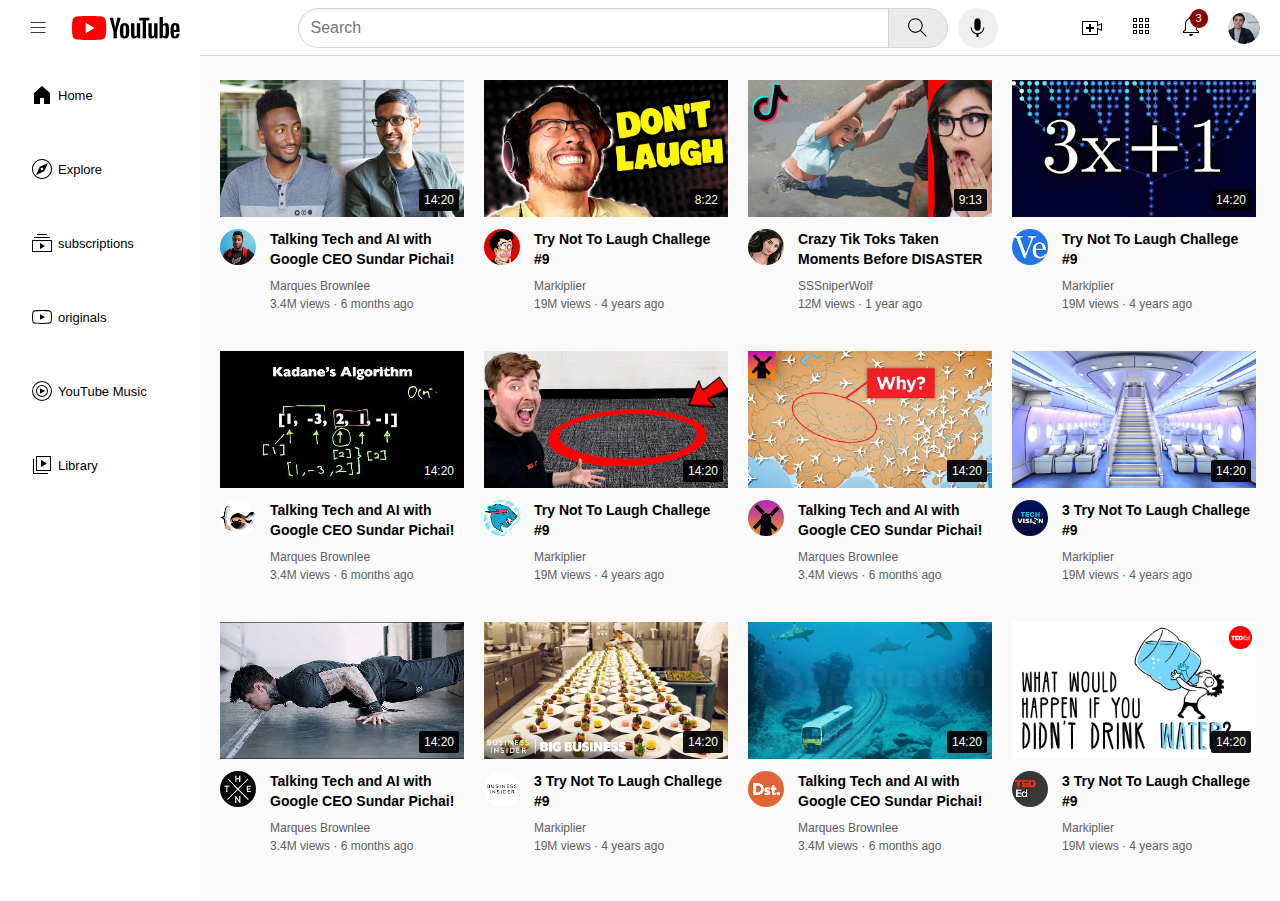
<file: index.html>
<!DOCTYPE html>
<html>
  <head>
    <title>YouTube.com clone</title>
    <link rel="stylesheet" href="style/general.css">
    <link rel="stylesheet" href="style/header.css">
    <link rel="stylesheet" href="style/video.css">
    <link rel="stylesheet" href="style/sidebar.css">
  </head>

  <body>

    <header class="header">
      <div class="left-section">
        <img class="hamburger-menu" src="icon/hamburger-menu.svg" alt="">
        <img class="youtube-logo" src="icon/youtube-logo.svg" alt="">
      </div>
      <div class="middle-section">
        <input class="search-bar" type="text" placeholder="Search">
        <button class="search-button" >
          <img class="search-icon" src="icon/search.svg" alt="">
          <div class="tooltip">
            Search
          </div>
        </button>
        <button class="voice-search-button" >
          <img class="voice-search-icon" src="icon/voice-search-icon.svg" alt="">
          <div class="tooltip">
            Search with your Voice
          </div>
        </button>
      </div>
      <div class="right-section">
        <div class="upload-icon-container">
          <img class="upload-icon" src="icon/upload.svg" alt="">
          <div class="tooltip">
            create
          </div>
        </div>
        <div class="youtube-app-container">
          <img class="youtube-apps-icon" src="icon/youtube-apps.svg" alt="">
          <div class="tooltip">
            youtube apps
          </div>
        </div>
        <div class="notification">
          <img class="notifications-icon" src="icon/notifications.svg" alt="">
          <div class="message-number">3</div>
          <div class="tooltip">
            notifications
          </div>
        </div>
        <img class="my-channel-image" src="img/my-channel.jpeg" alt="">
      </div>
    </header>

    <nav class="sidebar">
      <div class="sidebar-link">
        <img src="icon/home.svg" alt="">
        <div>Home</div>
      </div>
      <div class="sidebar-link">
        <img src="icon/explore.svg" alt="">
        <div>
          Explore
        </div>
      </div>
      <div class="sidebar-link">
        <img src="icon/subscriptions.svg" alt="">
        <div>subscriptions</div>
      </div>
      <div class="sidebar-link">
        <img src="icon/originals.svg" alt="">
        <div>originals</div>
      </div>
      <div class="sidebar-link">
        <img src="icon/youtube-music.svg" alt="">
        <div>YouTube Music</div>
      </div>
      <div class="sidebar-link">
        <img src="icon/library.svg" alt="">
        <div>Library</div>
      </div>
    </nav>
    
    <main>

      <section class="video-grid">
        <div class="video-preview">
          <div class="thumbnail-row">
            <a href="https://www.youtube.com/watch?v=n2RNcPRtAiY">
              <img class="thumbnail" src="img/thumbnail-1.webp" alt="">
            </a>
            <div class="video-time">
              14:20
            </div>
          </div>
          <div class="video-info-grid">
            <div class="channel-picture">
              <img class="profile-picture" src="img/channel-1.jpeg" alt="">
              
              <div class="channel-profil">
                <div class="channel-image">
                  <img class="profile-picture" src="img/channel-1.jpeg" alt="">
                </div>
                
                <div class="profile-info">
                  <p class="video-author">
                    Marques Brownlee
                  </p>
                  <p class="video-stats">
                    15M subscribers
                  </p>
                </div>
              </div>
            </div>

            <div class="video-info">
              <p class="video-title">
                Talking Tech and AI with Google CEO Sundar Pichai!
              </p>
              <p class="video-author">
                Marques Brownlee
              </p>
              <p class="video-stats">
                3.4M views &#183; 6 months ago
              </p>
            </div>
          </div>
        </div>
    
        <div class="video-preview">
          <div class="thumbnail-row">
            <img class="thumbnail" src="img/thumbnail-2.webp" alt="">
            <div class="video-time">
              8:22
            </div>
          </div>
          <div class="video-info-grid">
            <div class="channel-picture">
              <img class="profile-picture" src="img/channel-2.jpeg" alt="">

              <div class="channel-profil">
                <div class="channel-image">
                  <img class="profile-picture" src="img/channel-2.jpeg" alt="">
                </div>
                
                <div class="profile-info">
                  <p class="video-author">
                    Markiplier
                  </p>
                  <p class="video-stats">
                    15M subscribers
                  </p>
                </div>
              </div>
            </div>
            <div class="video-info">
              <p class="video-title">
                Try Not To Laugh Challege #9
              </p>
              <p class="video-author">
                Markiplier
              </p>
              <p class="video-stats">
                19M views &#183; 4 years ago
              </p>
            </div>
          </div>
        </div>
        
        <div class="video-preview">
          <div class="thumbnail-row">
            <img class="thumbnail" src="img/thumbnail-3.webp" alt="">
            <div class="video-time">
              9:13
            </div>
          </div>
          <div class="video-info-grid">
            <div class="channel-picture">
              <img class="profile-picture" src="img/channel-3.jpeg" alt="">

              <div class="channel-profil">
                <div class="channel-image">
                  <img class="profile-picture" src="img/channel-3.jpeg" alt="">
                </div>
                
                <div class="profile-info">
                  <p class="video-author">
                    SSSniperWolf
                  </p>
                  <p class="video-stats">
                    14M subscribers
                  </p>
                </div>
              </div>
            </div>
            <div class="video-info">
              <p class="video-title">
                Crazy Tik Toks Taken Moments Before DISASTER
              </p>
              <p class="video-author">
                SSSniperWolf
              </p>
              <p class="video-stats">
                12M views &#183; 1 year ago
              </p>
            </div>
          </div>
        </div>
    
        <div class="video-preview">
          <div class="thumbnail-row">
            <img class="thumbnail" src="img/thumbnail-4.webp" alt="">
            <div class="video-time">
              14:20
            </div>
          </div>
          <div class="video-info-grid">
            <div class="channel-picture">
              <img class="profile-picture" src="img/channel-4.jpeg" alt="">

              <div class="channel-profil">
                <div class="channel-image">
                  <img class="profile-picture" src="img/channel-4.jpeg" alt="">
                </div>
                
                <div class="profile-info">
                  <p class="video-author">
                    Markiplier
                  </p>
                  <p class="video-stats">
                    15M subscribers
                  </p>
                </div>
              </div>
            </div>
            <div class="video-info">
              <p class="video-title">
                Try Not To Laugh Challege #9
              </p>
              <p class="video-author">
                Markiplier
              </p>
              <p class="video-stats">
                19M views &#183; 4 years ago
              </p>
            </div>
          </div>  
        </div>
    
        <div class="video-preview">
          <div class="thumbnail-row">
            <img class="thumbnail" src="img/thumbnail-5.webp" alt="">
            <div class="video-time">
              14:20
            </div>
          </div>
          <div class="video-info-grid">
            <div class="channel-picture">
              <img class="profile-picture" src="img/channel-5.jpeg" alt="">

              <div class="channel-profil">
                <div class="channel-image">
                  <img class="profile-picture" src="img/channel-5.jpeg" alt="">
                </div>
                
                <div class="profile-info">
                  <p class="video-author">
                    Markiplier
                  </p>
                  <p class="video-stats">
                    15M subscribers
                  </p>
                </div>
              </div>
            </div>
            <div class="video-info">
              <p class="video-title">
                Talking Tech and AI with Google CEO Sundar Pichai!
              </p>
              <p class="video-author">
                Marques Brownlee
              </p>
              <p class="video-stats">
                3.4M views &#183; 6 months ago
              </p>
            </div>
          </div>
        </div>
    
        <div class="video-preview">
          <div class="thumbnail-row">
            <img class="thumbnail" src="img/thumbnail-6.webp" alt="">
            <div class="video-time">
              14:20
            </div>
          </div>
          <div class="video-info-grid">
            <div class="channel-picture">
              <img class="profile-picture" src="img/channel-6.jpeg" alt="">

              <div class="channel-profil">
                <div class="channel-image">
                  <img class="profile-picture" src="img/channel-6.jpeg" alt="">
                </div>
                
                <div class="profile-info">
                  <p class="video-author">
                    Markiplier
                  </p>
                  <p class="video-stats">
                    15M subscribers
                  </p>
                </div>
              </div>
            </div>
            <div class="video-info">
              <p class="video-title">
                Try Not To Laugh Challege #9
              </p>
              <p class="video-author">
                Markiplier
              </p>
              <p class="video-stats">
                19M views &#183; 4 years ago
              </p>
            </div>
          </div>
        </div>
    
        <div class="video-preview">
          <div class="thumbnail-row">
            <img class="thumbnail" src="img/thumbnail-7.webp" alt="">
            <div class="video-time">
              14:20
            </div>
          </div>
          <div class="video-info-grid">
            <div class="channel-picture">
              <a href="#">
                <img class="profile-picture" src="img/channel-7.jpeg" alt="">

                <div class="channel-profil">
                  <div class="channel-image">
                    <img class="profile-picture" src="img/channel-7.jpeg" alt="">
                  </div>
                  
                  <div class="profile-info">
                    <p class="video-author">
                      Markiplier
                    </p>
                    <p class="video-stats">
                      15M subscribers
                    </p>
                  </div>
                </div>
              </a>

            </div>
            <div class="video-info">
              <a href="#">
                <p class="video-title">
                  Talking Tech and AI with Google CEO Sundar Pichai!
                </p>
              </a>
              <p class="video-author">
                Marques Brownlee
              </p>
              <p class="video-stats">
                3.4M views &#183; 6 months ago
              </p>
            </div>
          </div>
        </div>
    
        <div class="video-preview">
          <div class="thumbnail-row">
            <img class="thumbnail" src="img/thumbnail-8.webp" alt="">
            <div class="video-time">
              14:20
            </div>
          </div>
          <div class="video-info-grid">
            <div class="channel-picture">
              <img class="profile-picture" src="img/channel-8.jpeg" alt="">

              <div class="channel-profil">
                <div class="channel-image">
                  <img class="profile-picture" src="img/channel-8.jpeg" alt="">
                </div>
                
                <div class="profile-info">
                  <p class="video-author">
                    Markiplier
                  </p>
                  <p class="video-stats">
                    15M subscribers
                  </p>
                </div>
              </div>
            </div>
            <div class="video-info">
              <p class="video-title">3
                Try Not To Laugh Challege #9
              </p>
              <p class="video-author">
                Markiplier
              </p>
              <p class="video-stats">
                19M views &#183; 4 years ago
              </p>
            </div>
          </div>
        </div>
        <div class="video-preview">
          <div class="thumbnail-row">
            <img class="thumbnail" src="img/thumbnail-9.webp" alt="">
            <div class="video-time">
              14:20
            </div>
          </div>
          <div class="video-info-grid">
            <div class="channel-picture">
              <a href="#">
                <img class="profile-picture" src="img/channel-9.jpeg" alt="">
              </a>

              <div class="channel-profil">
                <div class="channel-image">
                  <img class="profile-picture" src="img/channel-9.jpeg" alt="">
                </div>
                
                <div class="profile-info">
                  <p class="video-author">
                    Markiplier
                  </p>
                  <p class="video-stats">
                    15M subscribers
                  </p>
                </div>
              </div>
            </div>
            <div class="video-info">
              <a href="#">
                <p class="video-title">
                  Talking Tech and AI with Google CEO Sundar Pichai!
                </p>
              </a>
              <p class="video-author">
                Marques Brownlee
              </p>
              <p class="video-stats">
                3.4M views &#183; 6 months ago
              </p>
            </div>
          </div>
        </div>
    
        <div class="video-preview">
          <div class="thumbnail-row">
            <img class="thumbnail" src="img/thumbnail-10.webp" alt="">
            <div class="video-time">
              14:20
            </div>
          </div>
          <div class="video-info-grid">
            <div class="channel-picture">
              <img class="profile-picture" src="img/channel-10.jpeg" alt="">

              <div class="channel-profil">
                <div class="channel-image">
                  <img class="profile-picture" src="img/channel-10.jpeg" alt="">
                </div>
                
                <div class="profile-info">
                  <p class="video-author">
                    Markiplier
                  </p>
                  <p class="video-stats">
                    15M subscribers
                  </p>
                </div>
              </div>
            </div>
            <div class="video-info">
              <p class="video-title">3
                Try Not To Laugh Challege #9
              </p>
              <p class="video-author">
                Markiplier
              </p>
              <p class="video-stats">
                19M views &#183; 4 years ago
              </p>
            </div>
          </div>
        </div>
        <div class="video-preview">
          <div class="thumbnail-row">
            <img class="thumbnail" src="img/thumbnail-11.webp" alt="">
            <div class="video-time">
              14:20
            </div>
          </div>
          <div class="video-info-grid">
            <div class="channel-picture">
              <a href="#">
                <img class="profile-picture" src="img/channel-11.jpeg" alt="">
              </a>

              <div class="channel-profil">
                <div class="channel-image">
                  <img class="profile-picture" src="img/channel-11.jpeg" alt="">
                </div>
                
                <div class="profile-info">
                  <p class="video-author">
                    Markiplier
                  </p>
                  <p class="video-stats">
                    15M subscribers
                  </p>
                </div>
              </div>

            </div>
            <div class="video-info">
              <a href="#">
                <p class="video-title">
                  Talking Tech and AI with Google CEO Sundar Pichai!
                </p>
              </a>
              <p class="video-author">
                Marques Brownlee
              </p>
              <p class="video-stats">
                3.4M views &#183; 6 months ago
              </p>
            </div>
          </div>
        </div>
    
        <div class="video-preview">
          <div class="thumbnail-row">
            <img class="thumbnail" src="img/thumbnail-12.webp" alt="">
            <div class="video-time">
              14:20
            </div>
          </div>
          <div class="video-info-grid">
            <div class="channel-picture">
              <img class="profile-picture" src="img/channel-12.jpeg" alt="">

              <div class="channel-profil">
                <div class="channel-image">
                  <img class="profile-picture" src="img/channel-12.jpeg" alt="">
                </div>
                
                <div class="profile-info">
                  <p class="video-author">
                    Markiplier
                  </p>
                  <p class="video-stats">
                    15M subscribers
                  </p>
                </div>
              </div>
            </div>
            <div class="video-info">
              <p class="video-title">3
                Try Not To Laugh Challege #9
              </p>
              <p class="video-author">
                Markiplier
              </p>
              <p class="video-stats">
                19M views &#183; 4 years ago
              </p>
            </div>
          </div>
        </div>

      </section>
    </main>  
  </body>
</html>


<!-- time:6:07:00 -->

<!-- ctrl + f : to activete a search code -->
</file>
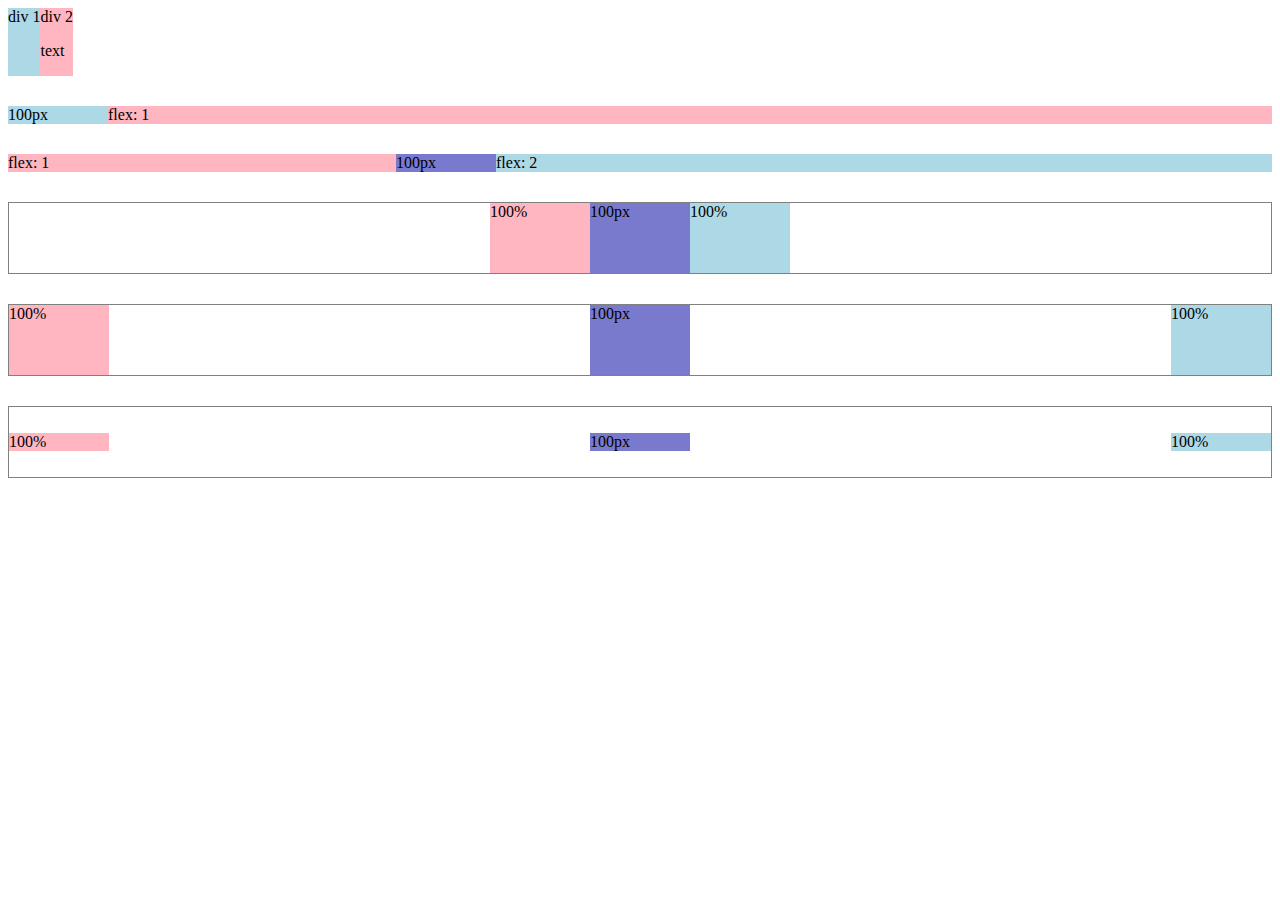
<file: flexbox.html>
<!DOCTYPE html>
<html>
  <head></head>
  <body>
    <div 
    style="
      display: flex;
      flex-direction: row;
      ">
      <div
      style="background-color: lightblue;">
        div 1
      </div>
      <div
      style="background-color: lightpink;">
        div 2
        <p>text</p>
      </div>
    </div>

    <div 
    style="
      margin-top: 30px;
      display: flex;
      flex-direction: row;
      ">
      <div
      style="background-color: lightblue;
            width: 100px;">
        100px
      </div>
      <div
      style="
      background-color: lightpink;
      flex: 1;">
        flex: 1
      </div>
    </div>

    <div 
      style="
        margin-top: 30px;
        display: flex;
        flex-direction: row;
        ">
        <div
        style="
        background-color: lightpink;
        flex: 1;">
          flex: 1
        </div>
        <div
        style="background-color: rgb(121, 121, 206);
              width: 100px;">
          100px
        </div>
        <div
        style="
        background-color: lightblue;
        flex: 2;">
          flex: 2
        </div>
    </div>

    <div 
      style="
        height: 70px;
        margin-top: 30px;
        border: 1px solid gray; 
        display: flex;
        flex-direction: row;
        justify-content: center;
        ">
        <div
        style="
        background-color: lightpink;
        width: 100px;">
          100%
        </div>
        <div
        style="background-color: rgb(121, 121, 206);
              width: 100px;">
          100px
        </div>
        <div
        style="
        background-color: lightblue;
        width: 100px;">
          100%
        </div>
    </div>

    <div 
      style="
        height: 70px;
        margin-top: 30px;
        border: 1px solid gray; 
        display: flex;
        flex-direction: row;
        justify-content: space-between;
        ">
        <div
        style="
        background-color: lightpink;
        width: 100px;">
          100%
        </div>
        <div
        style="background-color: rgb(121, 121, 206);
              width: 100px;">
          100px
        </div>
        <div
        style="
        background-color: lightblue;
        width: 100px;">
          100%
        </div>
    </div>

    <div 
      style="
        height: 70px;
        margin-top: 30px;
        border: 1px solid gray; 
        display: flex;
        flex-direction: row;
        justify-content: space-between;
        align-items: center;
        ">
        <div
        style="
        background-color: lightpink;
        width: 100px;">
          100%
        </div>
        <div
        style="background-color: rgb(121, 121, 206);
              width: 100px;">
          100px
        </div>
        <div
        style="
        background-color: lightblue;
        width: 100px;">
          100%
        </div>
    </div>

  </body>
</html>
</file>
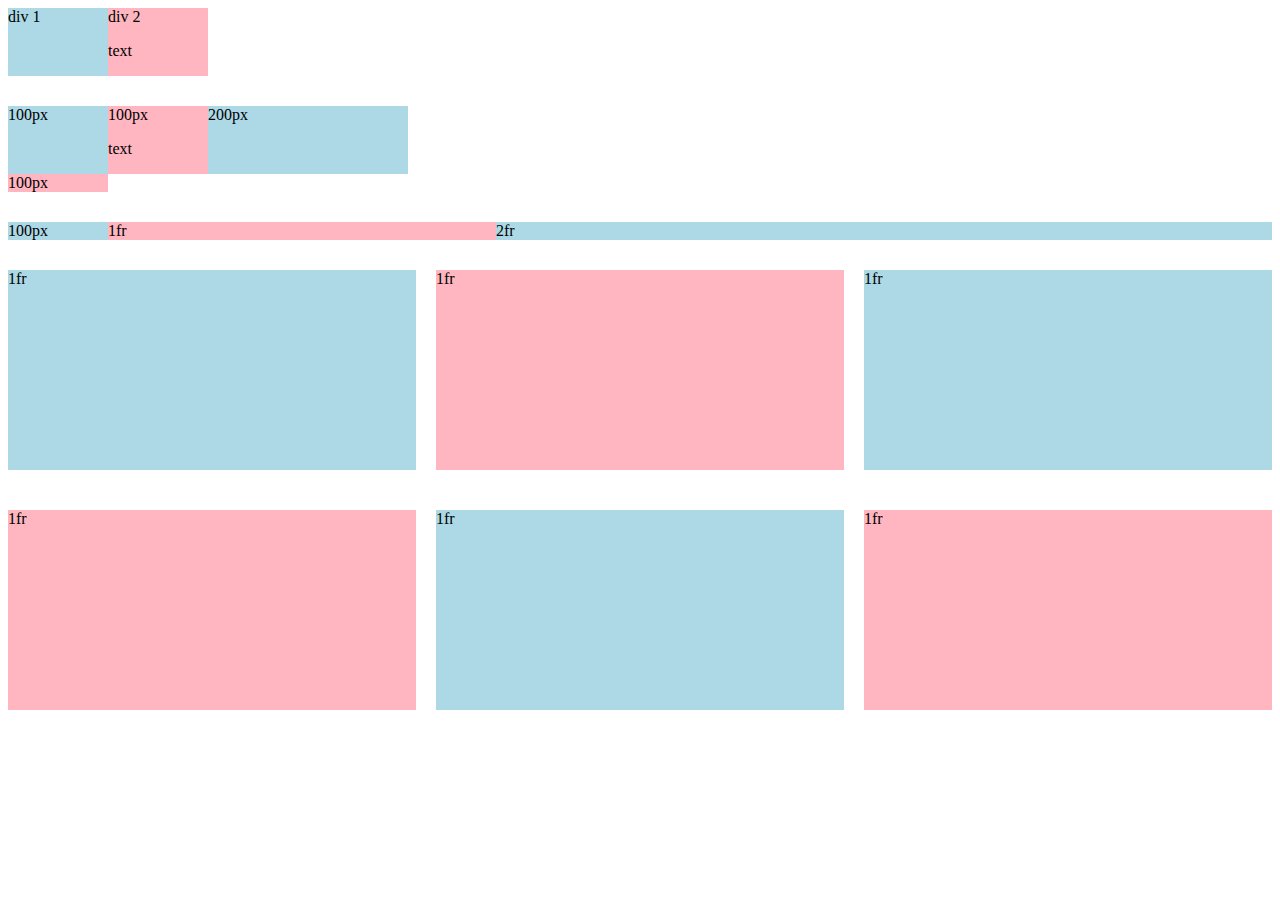
<file: grid.html>
<!DOCTYPE html>
<html>
  <head>
    <title>Grid pratice</title>
    <style>
      
    </style>
  </head>
  <body>
    <div 
    style="
      display: grid;
      grid-template-columns: 100px 100px;
      ">
      <div
      style="background-color: lightblue;">
        div 1
      </div>
      <div
      style="background-color: lightpink;">
        div 2
        <p>text</p>
      </div>
    </div>

    <div 
    style="
      margin-top: 30px;
      display: grid;
      grid-template-columns: 100px 100px 200px;
      ">
      <div
      style="background-color: lightblue;">
        100px
      </div>
      <div
      style="background-color: lightpink;">
        100px
        <p>text</p>
      </div>
      <div
      style="background-color: lightblue;">
        200px
      </div>
      <div
      style="background-color: lightpink;">
        100px
      </div>
    </div>

  </body>

  <div 
  style="
    margin-top: 30px;
    display: grid;
    grid-template-columns: 100px 1fr 2fr;
    ">
    <div
    style="background-color: lightblue;">
      100px
    </div>
    <div
    style="background-color: lightpink;">
      1fr
    </div>
    <div
    style="background-color: lightblue;">
      2fr
    </div>
  </div>


  <div 
  style="
    margin-top: 30px;
    display: grid;
    grid-template-columns: 1fr 1fr 1fr;
    column-gap: 20px;
    row-gap: 40px;
    ">
    <div
    style="
    background-color: lightblue;
    height: 200px;">
      1fr
    </div>
    <div
    style="
    background-color: lightpink;
    height: 200px;">
      1fr
    </div>
    <div
    style="
    background-color: lightblue;
    height: 200px;">
      1fr
    </div>
    <div
    style="
    background-color: lightpink;
    height: 200px;">
      1fr
    </div>
    <div
    style="
    background-color: lightblue;
    height: 200px;">
      1fr
    </div>
    <div
    style="
    background-color: lightpink;
    height: 200px;">
      1fr
    </div>
  </div>
</html>
</file>
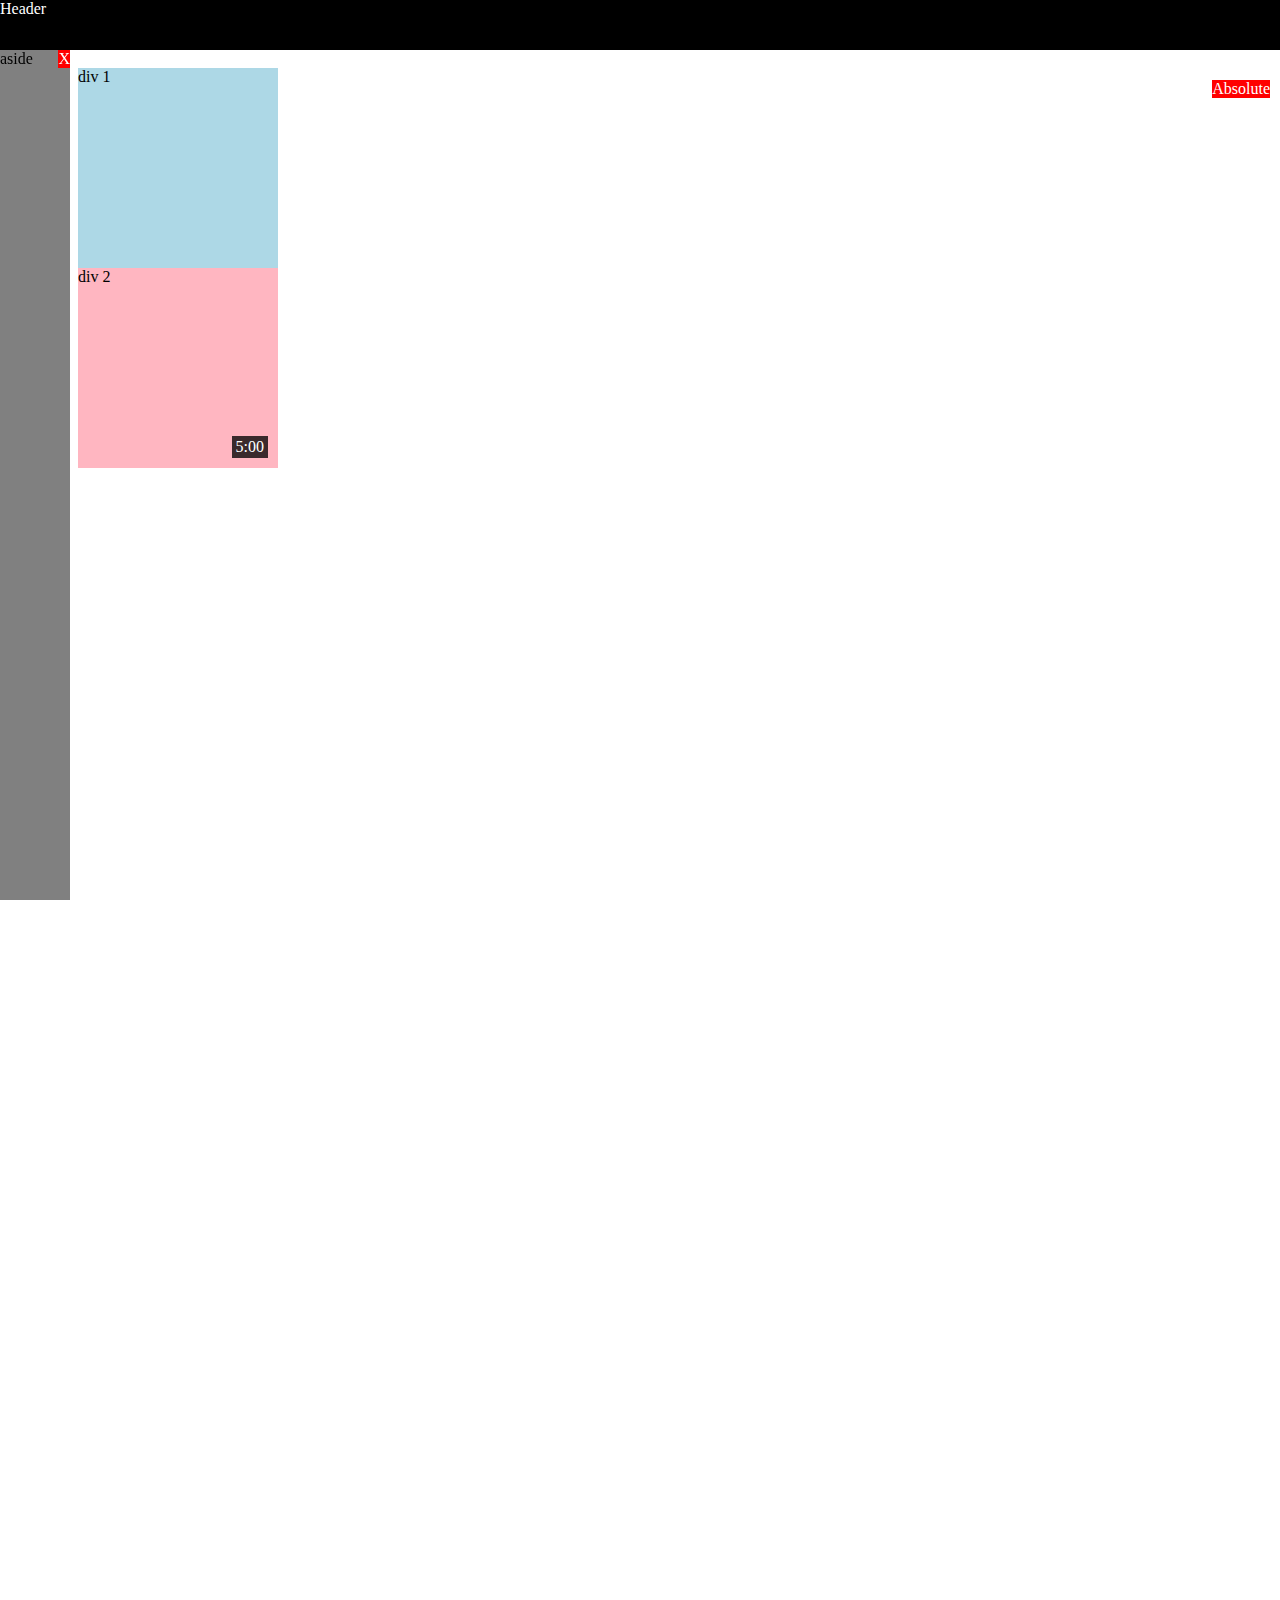
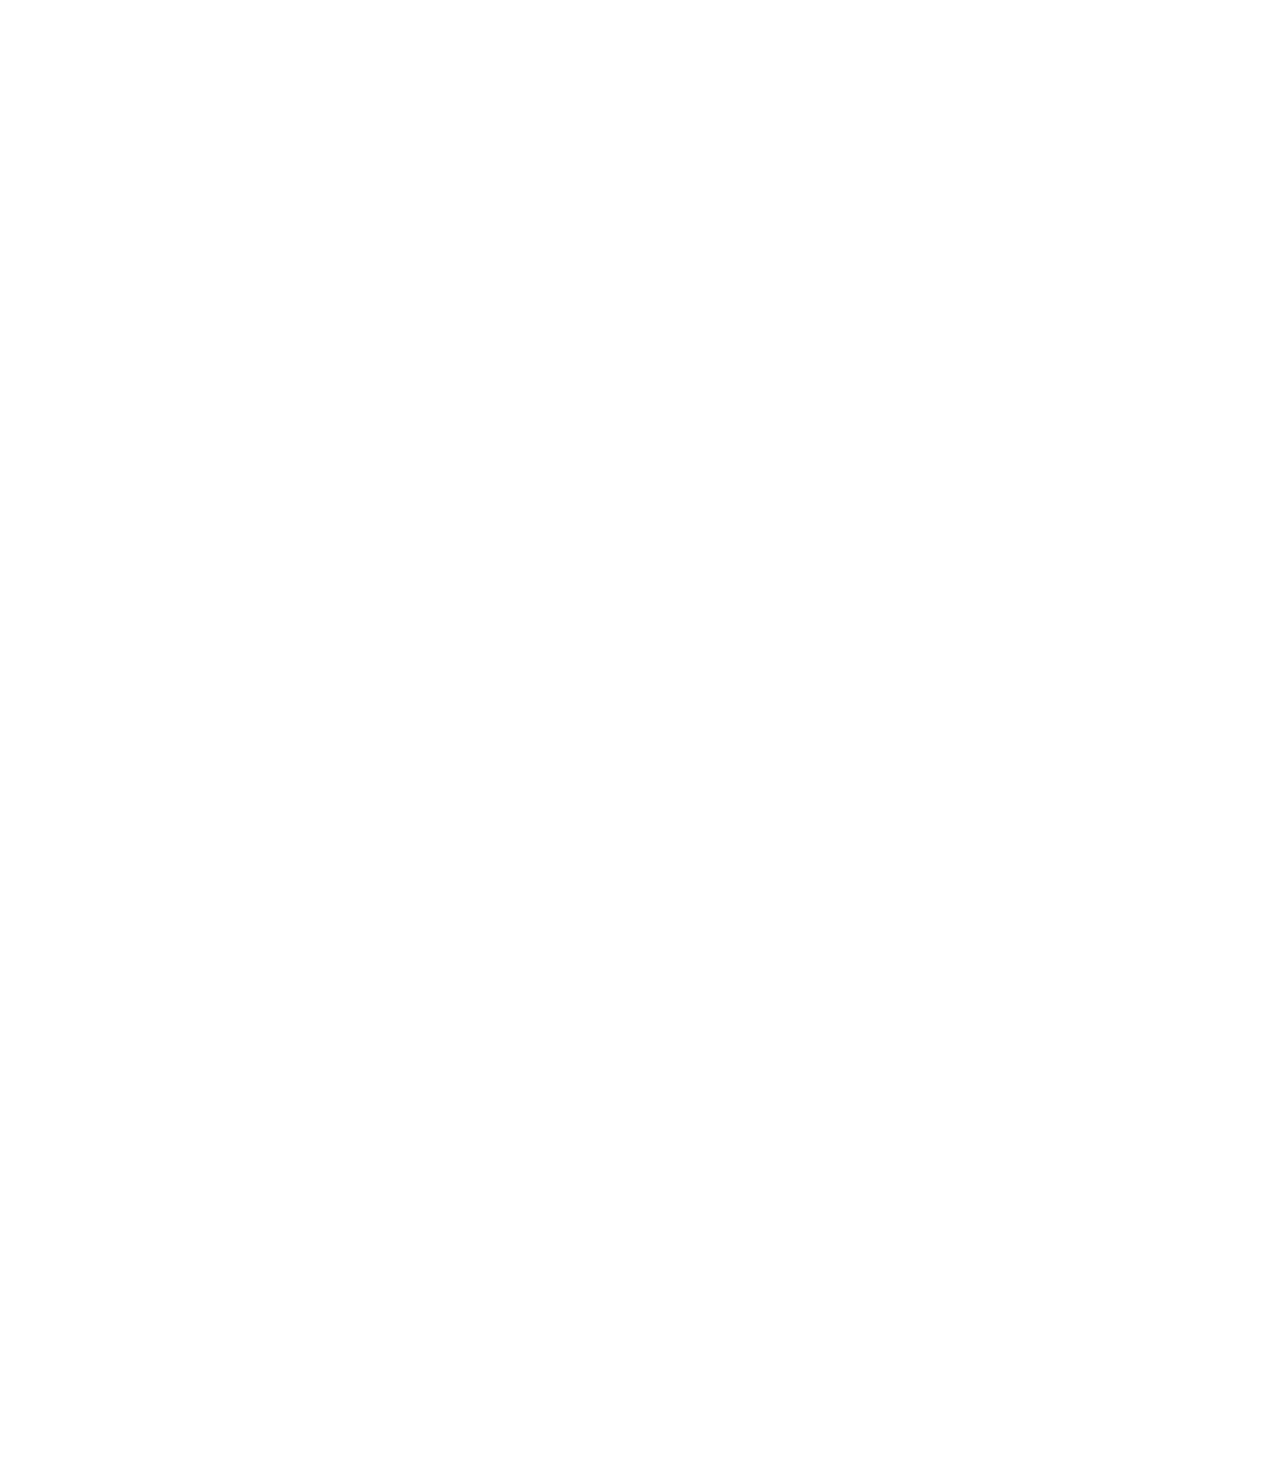
<file: position.html>
<!DOCTYPE html>
<html>
  <head>
    <title>position practice</title>
  </head>
  <body style="
    height: 3000px;
    padding-top: 60px;
    padding-left: 70px;">
    <header style="
      background-color: black;
      color: white;
      height: 50px;
      position: fixed;
      top: 0px;
      right:0px;
      left: 0px;
      z-index: 1;">
      Header
    </header>
    <aside style="
      background-color: gray;
      width: 70px;;
      position: fixed;
      top: 50px;
      left: 0px;
      bottom: 0;">
      aside
      <div style="
      background-color: red;
      color: white;
      position: absolute;
      right: 0px;
      top: 0px;">
      X
    </div>
      </aside>

    <div style="
      background-color: red;
      color: white;
      position: absolute;
      right: 10px;
      top: 80px;">
      Absolute
    </div>

    <div style="
      background-color: lightblue;
      height: 200px;
      width: 200px;">
      div 1  
    </div>
    <div style=" 
      background-color: lightpink;
      height: 200px;
      width: 200px;
      position: relative;">
      div 2 
      <div style="
      background-color: rgba(0, 0, 0, 0.774);
      color: white;
      padding: 2px 4px;
      position: absolute;
      right: 10px;
      bottom: 10px;">
      5:00
    </div> 
    </div>
  </body>
</html>
</file>
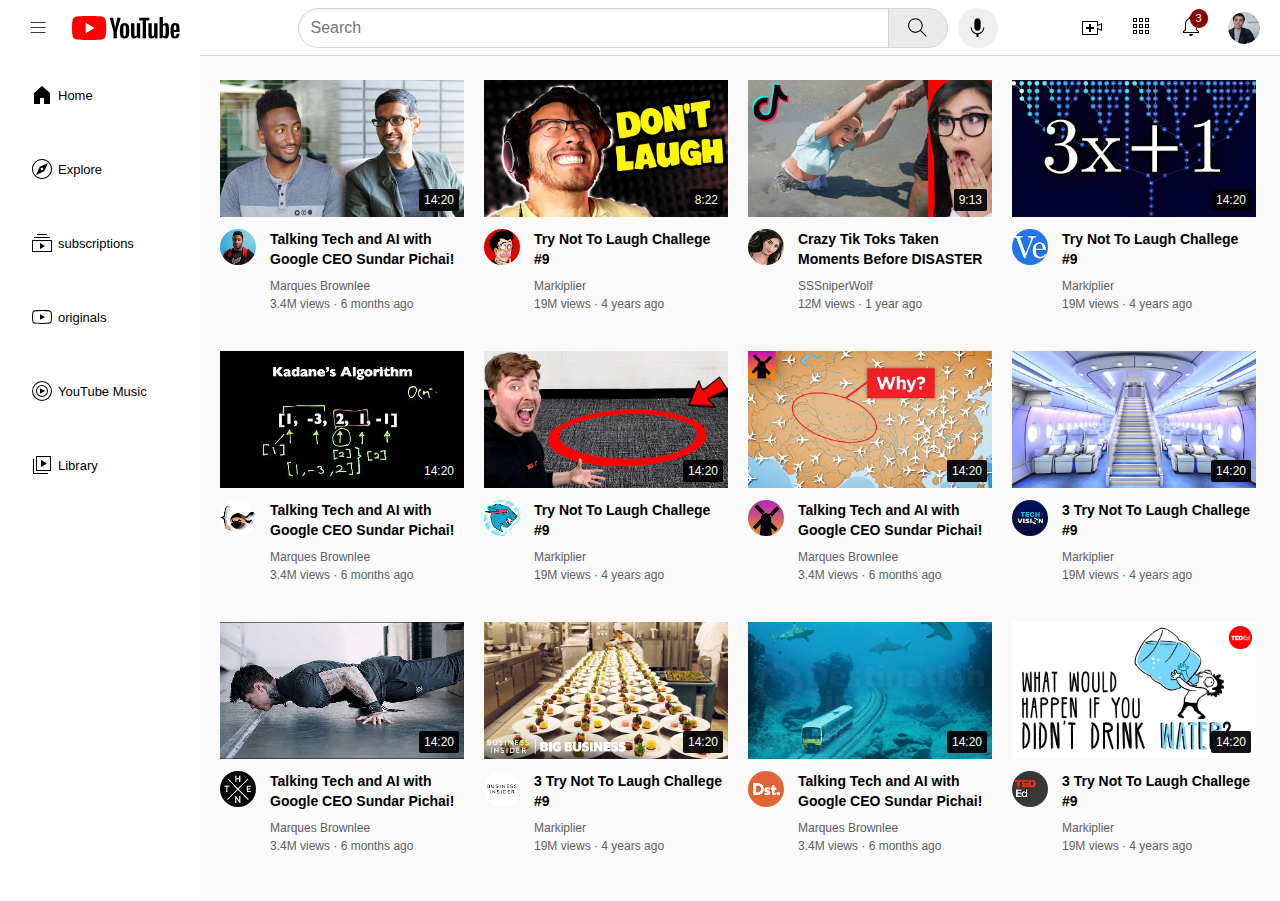
<file: youtube.html>
<!DOCTYPE html>
<html>
  <head>
    <title>YouTube.com clone</title>
    <link rel="stylesheet" href="style/general.css">
    <link rel="stylesheet" href="style/header.css">
    <link rel="stylesheet" href="style/video.css">
    <link rel="stylesheet" href="style/sidebar.css">
  </head>

  <body>

    <header class="header">
      <div class="left-section">
        <img class="hamburger-menu" src="icon/hamburger-menu.svg" alt="">
        <img class="youtube-logo" src="icon/youtube-logo.svg" alt="">
      </div>
      <div class="middle-section">
        <input class="search-bar" type="text" placeholder="Search">
        <button class="search-button" >
          <img class="search-icon" src="icon/search.svg" alt="">
          <div class="tooltip">
            Search
          </div>
        </button>
        <button class="voice-search-button" >
          <img class="voice-search-icon" src="icon/voice-search-icon.svg" alt="">
          <div class="tooltip">
            Search with your Voice
          </div>
        </button>
      </div>
      <div class="right-section">
        <div class="upload-icon-container">
          <img class="upload-icon" src="icon/upload.svg" alt="">
          <div class="tooltip">
            create
          </div>
        </div>
        <div class="youtube-app-container">
          <img class="youtube-apps-icon" src="icon/youtube-apps.svg" alt="">
          <div class="tooltip">
            youtube apps
          </div>
        </div>
        <div class="notification">
          <img class="notifications-icon" src="icon/notifications.svg" alt="">
          <div class="message-number">3</div>
          <div class="tooltip">
            notifications
          </div>
        </div>
        <img class="my-channel-image" src="img/my-channel.jpeg" alt="">
      </div>
    </header>

    <nav class="sidebar">
      <div class="sidebar-link">
        <img src="icon/home.svg" alt="">
        <div>Home</div>
      </div>
      <div class="sidebar-link">
        <img src="icon/explore.svg" alt="">
        <div>
          Explore
        </div>
      </div>
      <div class="sidebar-link">
        <img src="icon/subscriptions.svg" alt="">
        <div>subscriptions</div>
      </div>
      <div class="sidebar-link">
        <img src="icon/originals.svg" alt="">
        <div>originals</div>
      </div>
      <div class="sidebar-link">
        <img src="icon/youtube-music.svg" alt="">
        <div>YouTube Music</div>
      </div>
      <div class="sidebar-link">
        <img src="icon/library.svg" alt="">
        <div>Library</div>
      </div>
    </nav>
    
    <main>

      <section class="video-grid">
        <div class="video-preview">
          <div class="thumbnail-row">
            <a href="https://www.youtube.com/watch?v=n2RNcPRtAiY">
              <img class="thumbnail" src="img/thumbnail-1.webp" alt="">
            </a>
            <div class="video-time">
              14:20
            </div>
          </div>
          <div class="video-info-grid">
            <div class="channel-picture">
              <img class="profile-picture" src="img/channel-1.jpeg" alt="">
              
              <div class="channel-profil">
                <div class="channel-image">
                  <img class="profile-picture" src="img/channel-1.jpeg" alt="">
                </div>
                
                <div class="profile-info">
                  <p class="video-author">
                    Marques Brownlee
                  </p>
                  <p class="video-stats">
                    15M subscribers
                  </p>
                </div>
              </div>
            </div>

            <div class="video-info">
              <p class="video-title">
                Talking Tech and AI with Google CEO Sundar Pichai!
              </p>
              <p class="video-author">
                Marques Brownlee
              </p>
              <p class="video-stats">
                3.4M views &#183; 6 months ago
              </p>
            </div>
          </div>
        </div>
    
        <div class="video-preview">
          <div class="thumbnail-row">
            <img class="thumbnail" src="img/thumbnail-2.webp" alt="">
            <div class="video-time">
              8:22
            </div>
          </div>
          <div class="video-info-grid">
            <div class="channel-picture">
              <img class="profile-picture" src="img/channel-2.jpeg" alt="">

              <div class="channel-profil">
                <div class="channel-image">
                  <img class="profile-picture" src="img/channel-2.jpeg" alt="">
                </div>
                
                <div class="profile-info">
                  <p class="video-author">
                    Markiplier
                  </p>
                  <p class="video-stats">
                    15M subscribers
                  </p>
                </div>
              </div>
            </div>
            <div class="video-info">
              <p class="video-title">
                Try Not To Laugh Challege #9
              </p>
              <p class="video-author">
                Markiplier
              </p>
              <p class="video-stats">
                19M views &#183; 4 years ago
              </p>
            </div>
          </div>
        </div>
        
        <div class="video-preview">
          <div class="thumbnail-row">
            <img class="thumbnail" src="img/thumbnail-3.webp" alt="">
            <div class="video-time">
              9:13
            </div>
          </div>
          <div class="video-info-grid">
            <div class="channel-picture">
              <img class="profile-picture" src="img/channel-3.jpeg" alt="">

              <div class="channel-profil">
                <div class="channel-image">
                  <img class="profile-picture" src="img/channel-3.jpeg" alt="">
                </div>
                
                <div class="profile-info">
                  <p class="video-author">
                    SSSniperWolf
                  </p>
                  <p class="video-stats">
                    14M subscribers
                  </p>
                </div>
              </div>
            </div>
            <div class="video-info">
              <p class="video-title">
                Crazy Tik Toks Taken Moments Before DISASTER
              </p>
              <p class="video-author">
                SSSniperWolf
              </p>
              <p class="video-stats">
                12M views &#183; 1 year ago
              </p>
            </div>
          </div>
        </div>
    
        <div class="video-preview">
          <div class="thumbnail-row">
            <img class="thumbnail" src="img/thumbnail-4.webp" alt="">
            <div class="video-time">
              14:20
            </div>
          </div>
          <div class="video-info-grid">
            <div class="channel-picture">
              <img class="profile-picture" src="img/channel-4.jpeg" alt="">

              <div class="channel-profil">
                <div class="channel-image">
                  <img class="profile-picture" src="img/channel-4.jpeg" alt="">
                </div>
                
                <div class="profile-info">
                  <p class="video-author">
                    Markiplier
                  </p>
                  <p class="video-stats">
                    15M subscribers
                  </p>
                </div>
              </div>
            </div>
            <div class="video-info">
              <p class="video-title">
                Try Not To Laugh Challege #9
              </p>
              <p class="video-author">
                Markiplier
              </p>
              <p class="video-stats">
                19M views &#183; 4 years ago
              </p>
            </div>
          </div>  
        </div>
    
        <div class="video-preview">
          <div class="thumbnail-row">
            <img class="thumbnail" src="img/thumbnail-5.webp" alt="">
            <div class="video-time">
              14:20
            </div>
          </div>
          <div class="video-info-grid">
            <div class="channel-picture">
              <img class="profile-picture" src="img/channel-5.jpeg" alt="">

              <div class="channel-profil">
                <div class="channel-image">
                  <img class="profile-picture" src="img/channel-5.jpeg" alt="">
                </div>
                
                <div class="profile-info">
                  <p class="video-author">
                    Markiplier
                  </p>
                  <p class="video-stats">
                    15M subscribers
                  </p>
                </div>
              </div>
            </div>
            <div class="video-info">
              <p class="video-title">
                Talking Tech and AI with Google CEO Sundar Pichai!
              </p>
              <p class="video-author">
                Marques Brownlee
              </p>
              <p class="video-stats">
                3.4M views &#183; 6 months ago
              </p>
            </div>
          </div>
        </div>
    
        <div class="video-preview">
          <div class="thumbnail-row">
            <img class="thumbnail" src="img/thumbnail-6.webp" alt="">
            <div class="video-time">
              14:20
            </div>
          </div>
          <div class="video-info-grid">
            <div class="channel-picture">
              <img class="profile-picture" src="img/channel-6.jpeg" alt="">

              <div class="channel-profil">
                <div class="channel-image">
                  <img class="profile-picture" src="img/channel-6.jpeg" alt="">
                </div>
                
                <div class="profile-info">
                  <p class="video-author">
                    Markiplier
                  </p>
                  <p class="video-stats">
                    15M subscribers
                  </p>
                </div>
              </div>
            </div>
            <div class="video-info">
              <p class="video-title">
                Try Not To Laugh Challege #9
              </p>
              <p class="video-author">
                Markiplier
              </p>
              <p class="video-stats">
                19M views &#183; 4 years ago
              </p>
            </div>
          </div>
        </div>
    
        <div class="video-preview">
          <div class="thumbnail-row">
            <img class="thumbnail" src="img/thumbnail-7.webp" alt="">
            <div class="video-time">
              14:20
            </div>
          </div>
          <div class="video-info-grid">
            <div class="channel-picture">
              <a href="#">
                <img class="profile-picture" src="img/channel-7.jpeg" alt="">

                <div class="channel-profil">
                  <div class="channel-image">
                    <img class="profile-picture" src="img/channel-7.jpeg" alt="">
                  </div>
                  
                  <div class="profile-info">
                    <p class="video-author">
                      Markiplier
                    </p>
                    <p class="video-stats">
                      15M subscribers
                    </p>
                  </div>
                </div>
              </a>

            </div>
            <div class="video-info">
              <a href="#">
                <p class="video-title">
                  Talking Tech and AI with Google CEO Sundar Pichai!
                </p>
              </a>
              <p class="video-author">
                Marques Brownlee
              </p>
              <p class="video-stats">
                3.4M views &#183; 6 months ago
              </p>
            </div>
          </div>
        </div>
    
        <div class="video-preview">
          <div class="thumbnail-row">
            <img class="thumbnail" src="img/thumbnail-8.webp" alt="">
            <div class="video-time">
              14:20
            </div>
          </div>
          <div class="video-info-grid">
            <div class="channel-picture">
              <img class="profile-picture" src="img/channel-8.jpeg" alt="">

              <div class="channel-profil">
                <div class="channel-image">
                  <img class="profile-picture" src="img/channel-8.jpeg" alt="">
                </div>
                
                <div class="profile-info">
                  <p class="video-author">
                    Markiplier
                  </p>
                  <p class="video-stats">
                    15M subscribers
                  </p>
                </div>
              </div>
            </div>
            <div class="video-info">
              <p class="video-title">3
                Try Not To Laugh Challege #9
              </p>
              <p class="video-author">
                Markiplier
              </p>
              <p class="video-stats">
                19M views &#183; 4 years ago
              </p>
            </div>
          </div>
        </div>
        <div class="video-preview">
          <div class="thumbnail-row">
            <img class="thumbnail" src="img/thumbnail-9.webp" alt="">
            <div class="video-time">
              14:20
            </div>
          </div>
          <div class="video-info-grid">
            <div class="channel-picture">
              <a href="#">
                <img class="profile-picture" src="img/channel-9.jpeg" alt="">
              </a>

              <div class="channel-profil">
                <div class="channel-image">
                  <img class="profile-picture" src="img/channel-9.jpeg" alt="">
                </div>
                
                <div class="profile-info">
                  <p class="video-author">
                    Markiplier
                  </p>
                  <p class="video-stats">
                    15M subscribers
                  </p>
                </div>
              </div>
            </div>
            <div class="video-info">
              <a href="#">
                <p class="video-title">
                  Talking Tech and AI with Google CEO Sundar Pichai!
                </p>
              </a>
              <p class="video-author">
                Marques Brownlee
              </p>
              <p class="video-stats">
                3.4M views &#183; 6 months ago
              </p>
            </div>
          </div>
        </div>
    
        <div class="video-preview">
          <div class="thumbnail-row">
            <img class="thumbnail" src="img/thumbnail-10.webp" alt="">
            <div class="video-time">
              14:20
            </div>
          </div>
          <div class="video-info-grid">
            <div class="channel-picture">
              <img class="profile-picture" src="img/channel-10.jpeg" alt="">

              <div class="channel-profil">
                <div class="channel-image">
                  <img class="profile-picture" src="img/channel-10.jpeg" alt="">
                </div>
                
                <div class="profile-info">
                  <p class="video-author">
                    Markiplier
                  </p>
                  <p class="video-stats">
                    15M subscribers
                  </p>
                </div>
              </div>
            </div>
            <div class="video-info">
              <p class="video-title">3
                Try Not To Laugh Challege #9
              </p>
              <p class="video-author">
                Markiplier
              </p>
              <p class="video-stats">
                19M views &#183; 4 years ago
              </p>
            </div>
          </div>
        </div>
        <div class="video-preview">
          <div class="thumbnail-row">
            <img class="thumbnail" src="img/thumbnail-11.webp" alt="">
            <div class="video-time">
              14:20
            </div>
          </div>
          <div class="video-info-grid">
            <div class="channel-picture">
              <a href="#">
                <img class="profile-picture" src="img/channel-11.jpeg" alt="">
              </a>

              <div class="channel-profil">
                <div class="channel-image">
                  <img class="profile-picture" src="img/channel-11.jpeg" alt="">
                </div>
                
                <div class="profile-info">
                  <p class="video-author">
                    Markiplier
                  </p>
                  <p class="video-stats">
                    15M subscribers
                  </p>
                </div>
              </div>

            </div>
            <div class="video-info">
              <a href="#">
                <p class="video-title">
                  Talking Tech and AI with Google CEO Sundar Pichai!
                </p>
              </a>
              <p class="video-author">
                Marques Brownlee
              </p>
              <p class="video-stats">
                3.4M views &#183; 6 months ago
              </p>
            </div>
          </div>
        </div>
    
        <div class="video-preview">
          <div class="thumbnail-row">
            <img class="thumbnail" src="img/thumbnail-12.webp" alt="">
            <div class="video-time">
              14:20
            </div>
          </div>
          <div class="video-info-grid">
            <div class="channel-picture">
              <img class="profile-picture" src="img/channel-12.jpeg" alt="">

              <div class="channel-profil">
                <div class="channel-image">
                  <img class="profile-picture" src="img/channel-12.jpeg" alt="">
                </div>
                
                <div class="profile-info">
                  <p class="video-author">
                    Markiplier
                  </p>
                  <p class="video-stats">
                    15M subscribers
                  </p>
                </div>
              </div>
            </div>
            <div class="video-info">
              <p class="video-title">3
                Try Not To Laugh Challege #9
              </p>
              <p class="video-author">
                Markiplier
              </p>
              <p class="video-stats">
                19M views &#183; 4 years ago
              </p>
            </div>
          </div>
        </div>

      </section>
    </main>  
  </body>
</html>


<!-- time:6:07:00 -->

<!-- ctrl + f : to activete a search code -->
</file>
<file: style/general.css>
*{
  list-style: none;
  text-decoration: none;
  padding: 0;
  margin: 0;
}
body{
  background-color: rgb(250, 250, 250);
  font-family: Roboto, Arial, Helvetica, sans-serif;
  padding-top: 80px;
  padding-left: 106px;
  padding-right: 24px;
}
p{
  margin-top: 0;
  margin-bottom: 0;
}

a{
  color: black;
  cursor: pointer;
}
</file>
<file: style/header.css>
.header{
  background-color: white;
  height: 55px;
  border-bottom: 1px solid lightgray;
  display: flex;
  flex-direction: row;
  justify-content: space-between;

  position: fixed;
  top: 0;
  left: 0;
  right: 0;

  z-index: 100;
}

.left-section{
  display: flex;
  flex-direction: row;
  align-items: center;
}
.middle-section{
  max-width: 700px;
  flex: 1;
  margin: 0 35px 0 70px;
  display: flex;
  flex-direction: row;
  align-items: center;
}
.right-section{
  width: 180px;
  margin-right: 20px;
  display: flex;
  flex-shrink: 0;
  align-items: center;
  justify-content: space-between;
}

.hamburger-menu{
  height: 20px;
  margin: 0 24px 0 28px;
}

.youtube-logo{
  height: 24px;
}

.search-button{
  background-color: rgb(235, 234, 234);
  height: 40px;
  width: 60px;
  margin-left: -1px;
  margin-right: 10px;
  border: 1px solid lightgray;
  border-top-right-radius: 20px;
  border-bottom-right-radius: 20px;

}
.search-button,
.voice-search-button,
.upload-icon-container,
.youtube-app-container
.notification{
 
  display: flex;
  justify-content: center;
  align-items: center;

  position: relative;
}

.search-button .tooltip,
.voice-search-button .tooltip,
.upload-icon-container .tooltip,
.youtube-app-container .tooltip,
.notification .tooltip{
  background-color: gray;
  color: white;
  font-size: 12px;
  padding: 4px 8px;
  opacity: 0;
  transition: opacity 0.15s;
  pointer-events: none;

  white-space: nowrap;

  position: absolute;
  bottom: -30px;
}
.search-button:hover .tooltip,
.voice-search-button:hover .tooltip,
.upload-icon-container:hover .tooltip,
.youtube-app-container:hover .tooltip,
.notification:hover .tooltip{
  opacity: 1;
}

.voice-search-button{
  background-color: rgb(240, 238, 238);
  width: 40px;
  height: 40px;
  border: none;
  border-radius: 20px;
}
.voice-search-icon{
  height: 25px;
}

.search-bar{
  flex: 1;
  width: 0;
  height: 38px;
  font-size: 16px;
  padding-left: 12px;
  border: 1px solid lightgray;
  border-top-left-radius: 20px;
  border-bottom-left-radius: 20px;

  box-shadow: inset 1px 2px 2px rgb(0, 0, 0, 0.05);
}
.search-bar::placeholder{
  font-size: 16px;
}

.search-icon{
  height: 25px; 
}

.upload-icon{
  height: 24px;
}
.youtube-apps-icon{
  height: 24px;
}
.notifications-icon{
  height: 24px;
}
.my-channel-image{
  height: 32px;
  border-radius: 16px;
}
.notification{
  position: relative;
}
.message-number{
  background-color: darkred;
  color: white;
  font-size: 11px;
  text-align: center;
  padding: 2px 6px;
  line-height: 15px;
  border-radius: 10px;

  position: absolute;
  right: -5px;
  top: -5px;
}
</file>
<file: style/video.css>
.video-grid{
  display: grid;
  grid-template-columns: 1fr 1fr 1fr;
  column-gap: 20px;
  row-gap: 40px;
}

@media (max-width: 750px) {
  .video-grid{
    grid-template-columns: 1fr 1fr;
  }
}

@media (min-width: 751px) and (max-width: 999) {
  .video-grid{
    grid-template-columns: 1fr 1fr  1fr;
  }
}

@media (min-width: 1000px) {
  .video-grid{
    grid-template-columns: 1fr 1fr 1fr 1fr;
  }
}

.thumbnail{
  width: 100%; 
}
.thumbnail-row{
  margin-bottom: 8px;
  position: relative;
}
.thumbnail-row:active{
  cursor: pointer;
}

.video-time{
  background-color: rgba(0, 0, 0, 0.925);
  color: white;
  font-size: 12px;
  font-weight: 500;
  padding: 4px 5px;
  border-radius: 2px;

  position: absolute;
  bottom: 10px;
  right: 5px;
}


.video-info-grid{
  display: grid;
  grid-template-columns: 50px 1fr;
}
.profile-picture{
  width: 36px;
  border-radius: 25px;
}
.video-title{
  font-size: 14px;
  font-weight:bold;
  margin-top: 0;
  margin-bottom: 10px;
  line-height: 20px;
}
.video-title:active{
  cursor: pointer;
}
.video-author,
.video-stats{
  color: rgb(96,96,96);
  font-size: 12px;
}
.video-author{
  margin-bottom: 4px;
}
.channel-picture{
  cursor: pointer;
  position: relative;
}

.channel-profil{
  background-color: white;
  width: 245px;
  padding: 12px 12px;
  border: 1px solid lightgray;
  border-radius: 8px;
  box-shadow: 3px 3px 12px black;
  opacity: 0;
  pointer-events: none;

  display: flex;
  align-items: center;

  position: absolute;
  left: 0;
  bottom: -48px;
  z-index: 101;
}

.channel-picture:hover .channel-profil{
  opacity: 1;
}

.channel-image{
  width: 60px;
}
.channel-image .profile-picture{
  width: 60px;
  height: 60px;
  border-radius: 30px;
}

.profile-info{
  margin-left: 5px;
}
.profile-info .video-author{
  color: black;
  font-size: 20px;
  font-weight: bold;
}
.profile-info .video-stats{
  font-size: 16px;
}
</file>
<file: style/sidebar.css>
@media (max-width: 1200px) {
  .sidebar{
    background-color: white;
    width: 82px;
    padding-top: 5px;
    border: none;
    position: fixed;
    top: 53px;
    bottom: 0;
    left: 0;
  
    z-index: 101;

    
  }
  .sidebar-link{
    height: 74px;
    font-size: 12px;
    display: flex;
    flex-direction: column;
    justify-content: center;
    align-items: center ;
  }
  .sidebar-link:hover{
    background-color: lightgray;
    cursor: pointer;
  }
  
  .sidebar-link img{
    width: 24px;
    margin-bottom: 4px;
  } 
}

@media (min-width: 1200px) {
  body{
    padding-left: 220px;
  }
  .sidebar{
    background-color: white;
    width: 200px;
    padding-top: 5px;
    border: none;
    position: fixed;
    top: 53px;
    bottom: 0;
    left: 0;

    z-index: 101;
  }

  .sidebar-link{
    height: 74px;
    font-size: 13px;
    padding-left: 30px;
    display: flex;
    flex-direction: row;
    justify-content: start;
    align-items: center;
  }

  .sidebar-link:hover{
    background-color: lightgray;
    cursor: pointer;
  }
  
  .sidebar-link img{
    width: 24px;
    margin-right: 4px;
  } 
}
</file>
